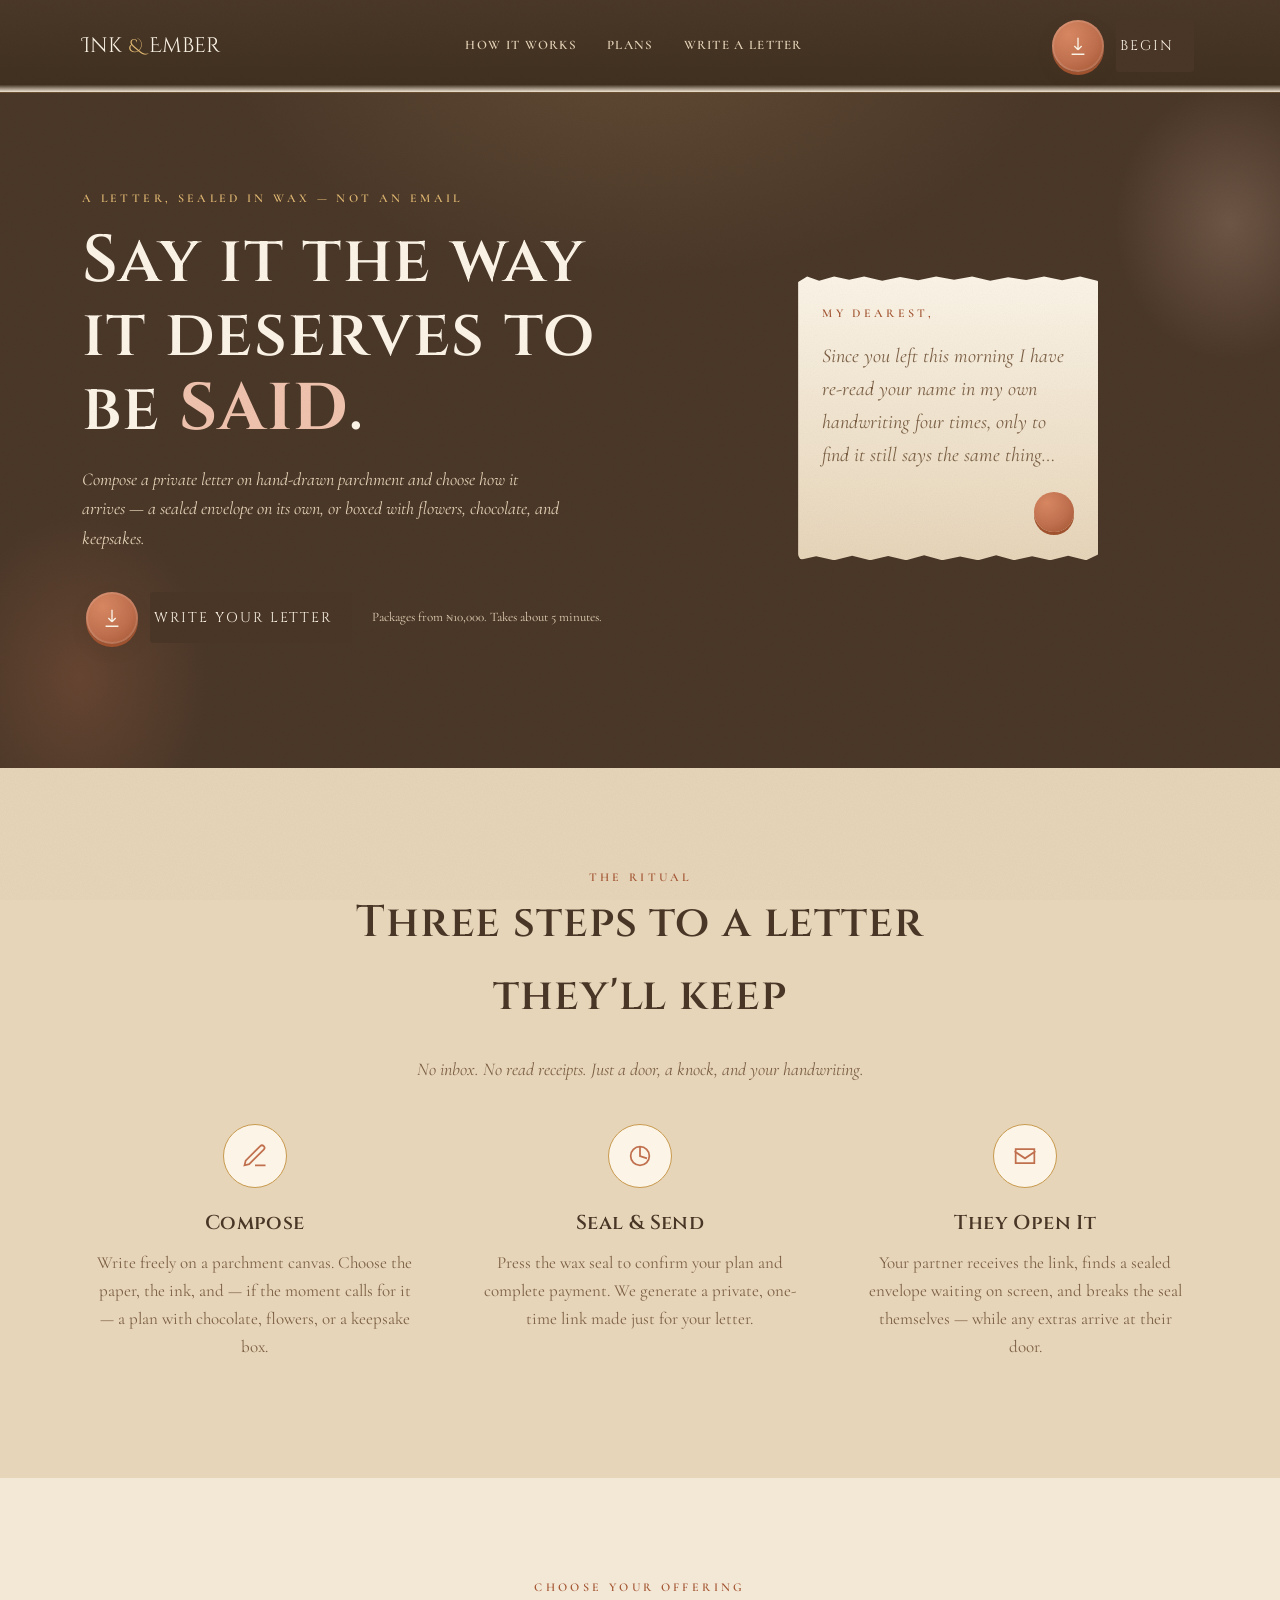
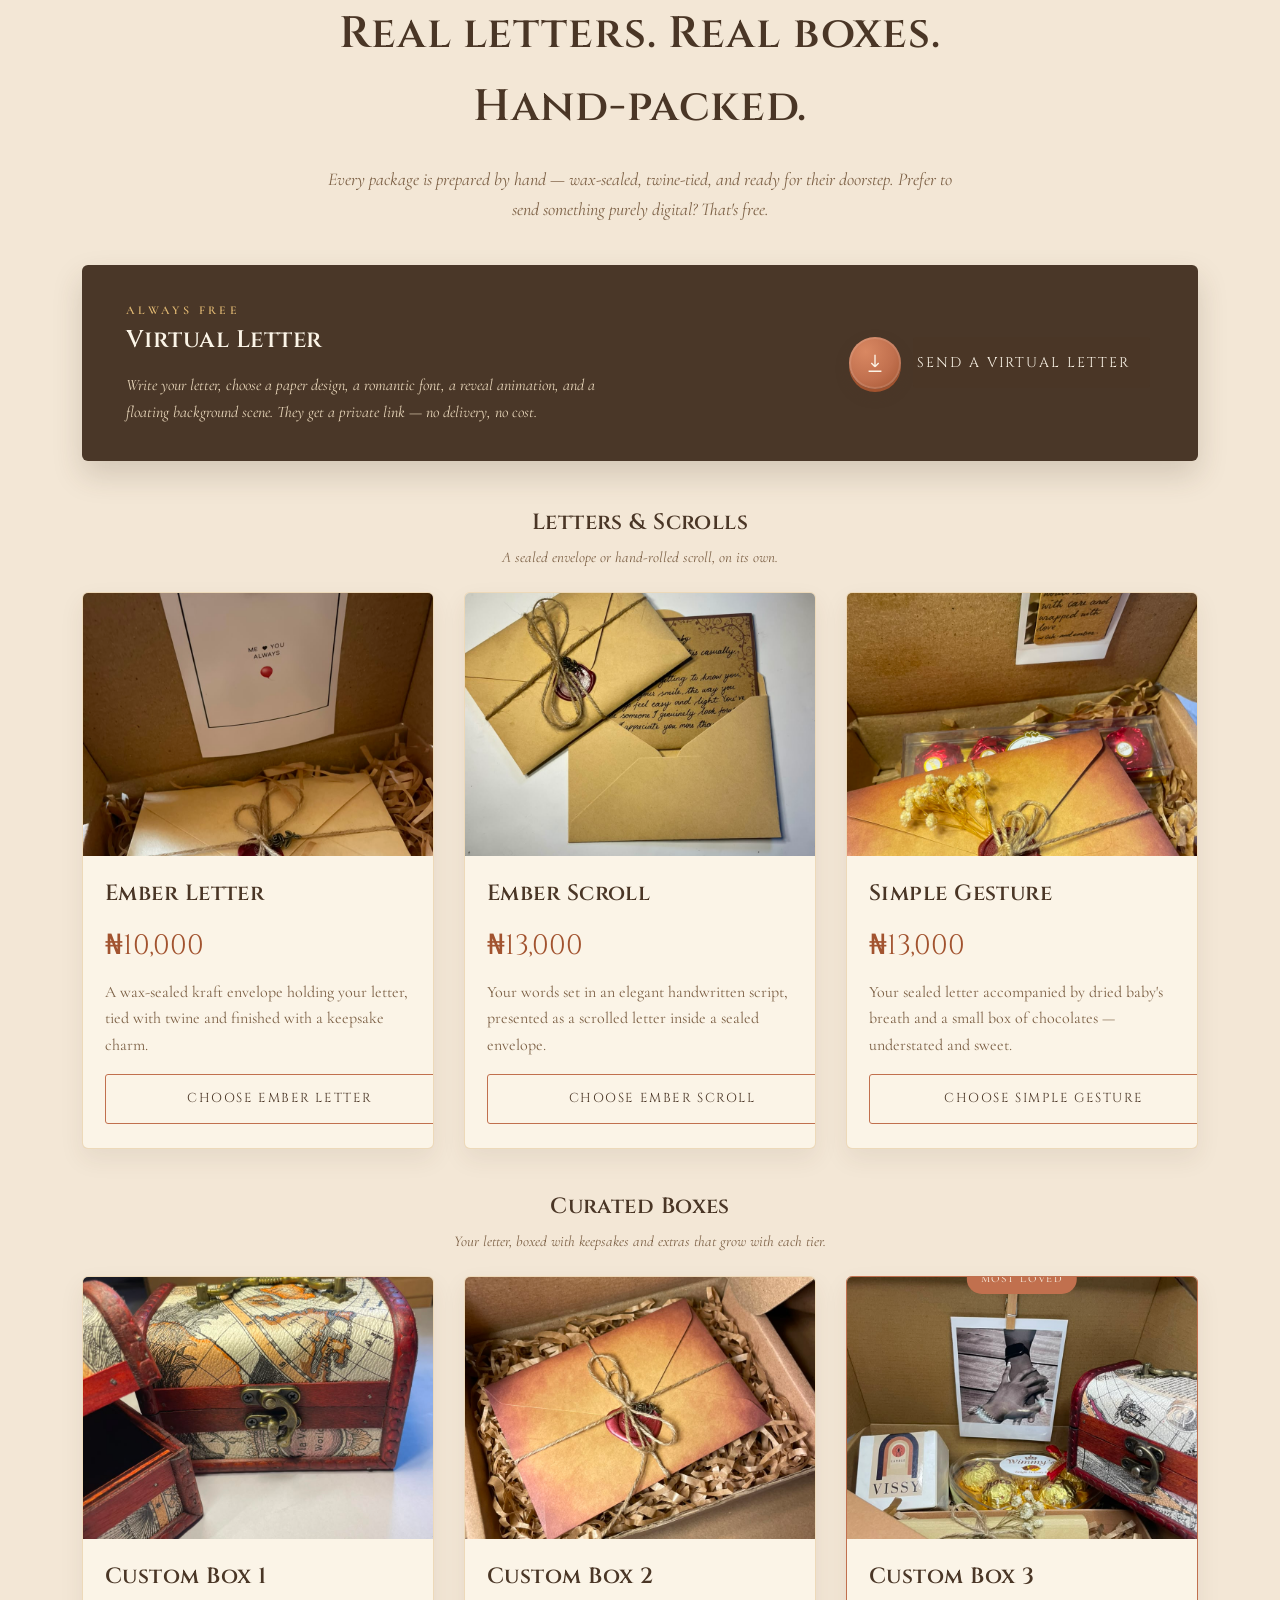
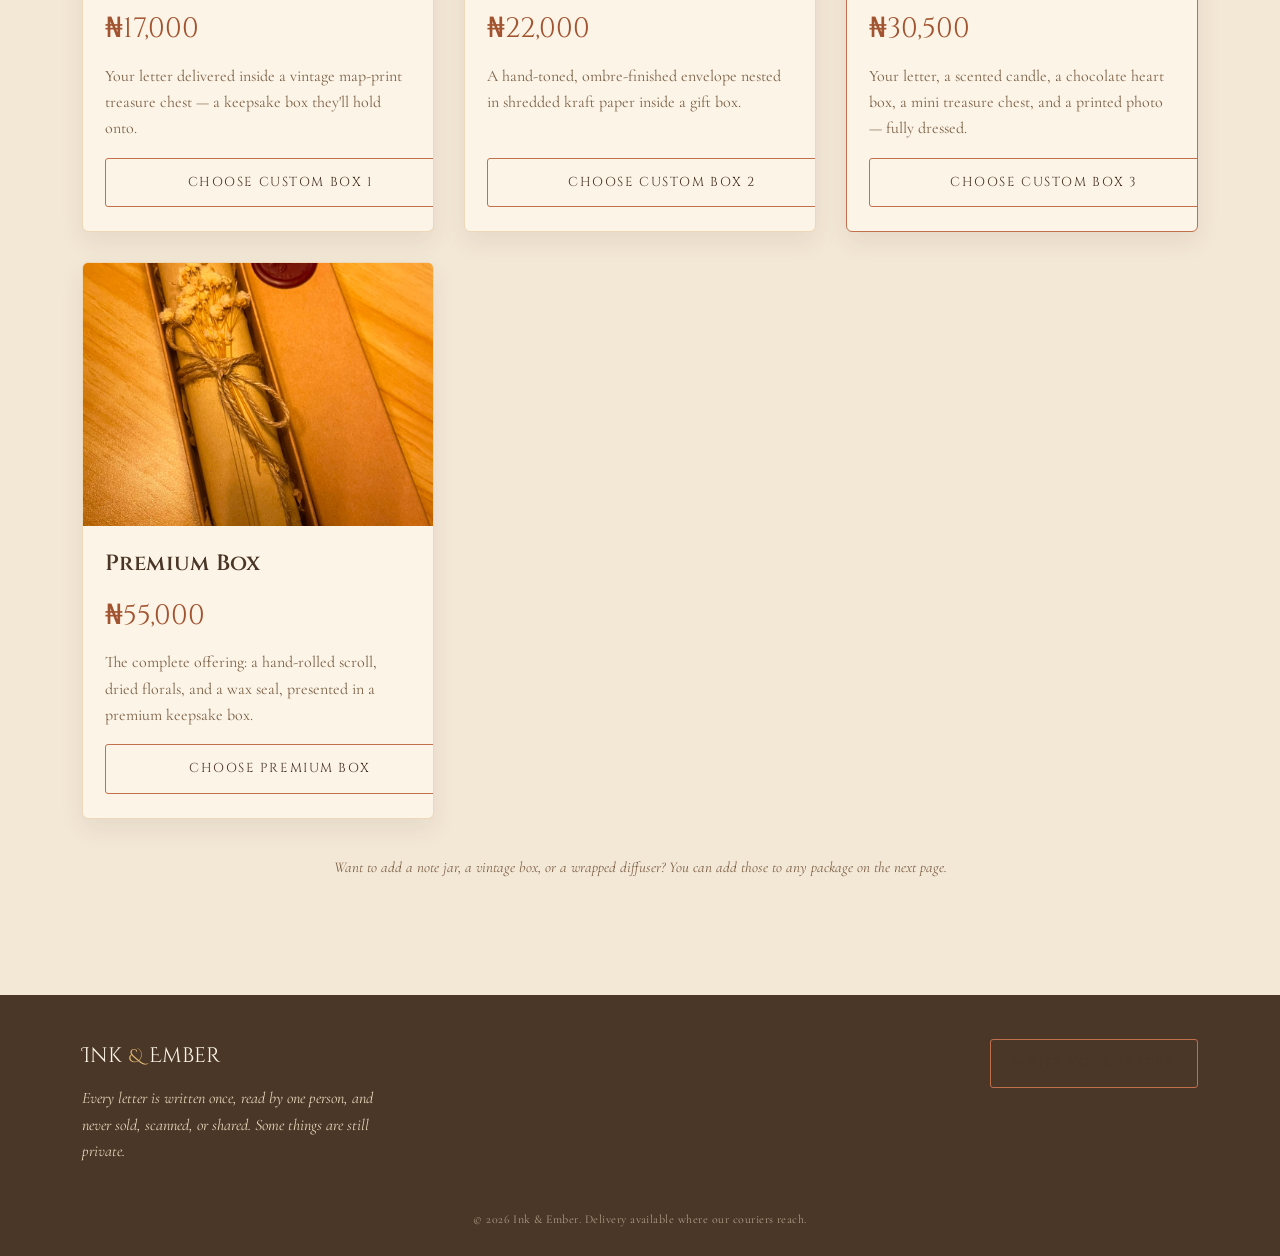
<file: index.html>
<!DOCTYPE html>
<html lang="en">
<head>
<meta charset="UTF-8">
<meta name="viewport" content="width=device-width, initial-scale=1.0">
<title>Ink & Ember — Letters, Sealed and Delivered</title>
<meta name="description" content="Write a letter your partner can hold with their eyes. Ink & Ember turns your words into a hand-sealed digital scroll, delivered to their doorstep — with chocolate, flowers, and more.">
<link rel="preconnect" href="https://fonts.googleapis.com">
<link rel="stylesheet" href="css/style.css">
</head>
<body>
<div class="grain-overlay" aria-hidden="true"></div>

<header class="site-header">
  <div class="container">
    <a href="index.html" class="wordmark">Ink <span class="amp">&amp;</span> Ember</a>
    <button class="nav-toggle" id="navToggle" aria-label="Open menu" aria-expanded="false">
      <svg viewBox="0 0 24 24" fill="none" stroke="currentColor" stroke-width="1.8"><path d="M4 7h16M4 12h16M4 17h16"/></svg>
    </button>
    <nav class="nav-links" id="navLinks">
      <a href="#how">How it Works</a>
      <a href="#plans">Plans</a>
      <a href="create.html">Write a Letter</a>
    </nav>
    <div class="nav-cta">
      <a href="create.html" class="seal-btn">
        <span class="seal-disc" aria-hidden="true">
          <svg viewBox="0 0 24 24" fill="none" stroke="currentColor" stroke-width="1.5"><path d="M12 3v13M12 16l-4-4M12 16l4-4M5 21h14"/></svg>
        </span>
        <span class="seal-label">Begin</span>
      </a>
    </div>
  </div>
</header>

<section class="hero">
  <div class="container hero-grid">
    <div>
      <div class="eyebrow hero-eyebrow">A letter, sealed in wax — not an email</div>
      <h1>Say it the way<br>it deserves to<br>be <em>said</em>.</h1>
      <p class="hero-sub">Compose a private letter on hand-drawn parchment and choose how it arrives — a sealed envelope on its own, or boxed with flowers, chocolate, and keepsakes.</p>
      <div class="hero-actions">
        <a href="create.html" class="seal-btn">
          <span class="seal-disc" aria-hidden="true">
            <svg viewBox="0 0 24 24" fill="none" stroke="currentColor" stroke-width="1.5"><path d="M12 3v13M12 16l-4-4M12 16l4-4M5 21h14"/></svg>
          </span>
          <span class="seal-label">Write your letter</span>
        </a>
        <span class="hero-note">Packages from ₦10,000. Takes about 5 minutes.</span>
      </div>
    </div>
    <div class="hero-scroll-wrap">
      <div class="scroll-visual parchment torn-edges">
        <div class="eyebrow">My dearest,</div>
        <p style="font-style:italic; font-size:20px; margin-top:16px; color:var(--ink-soft);">
          Since you left this morning I have re-read your name in my own handwriting four times, only to find it still says the same thing…
        </p>
        <div class="letter-seal-mark" aria-hidden="true"></div>
      </div>
    </div>
  </div>
</section>

<section class="how-it-works" id="how">
  <div class="container">
    <div class="section-head">
      <div class="eyebrow">The Ritual</div>
      <h2>Three steps to a letter they'll keep</h2>
      <p>No inbox. No read receipts. Just a door, a knock, and your handwriting.</p>
    </div>
    <div class="steps">
      <div class="step">
        <div class="step-mark"><svg viewBox="0 0 24 24" fill="none" stroke="currentColor" stroke-width="1.5"><path d="M12 20h9M16.5 3.5a2.1 2.1 0 0 1 3 3L7 19l-4 1 1-4Z"/></svg></div>
        <h3>Compose</h3>
        <p>Write freely on a parchment canvas. Choose the paper, the ink, and — if the moment calls for it — a plan with chocolate, flowers, or a keepsake box.</p>
      </div>
      <div class="step">
        <div class="step-mark"><svg viewBox="0 0 24 24" fill="none" stroke="currentColor" stroke-width="1.5"><circle cx="12" cy="12" r="8"/><path d="M12 4v8l6 2"/></svg></div>
        <h3>Seal &amp; Send</h3>
        <p>Press the wax seal to confirm your plan and complete payment. We generate a private, one-time link made just for your letter.</p>
      </div>
      <div class="step">
        <div class="step-mark"><svg viewBox="0 0 24 24" fill="none" stroke="currentColor" stroke-width="1.5"><path d="M3 8l9 6 9-6M4 6h16v12H4z"/></svg></div>
        <h3>They Open It</h3>
        <p>Your partner receives the link, finds a sealed envelope waiting on screen, and breaks the seal themselves — while any extras arrive at their door.</p>
      </div>
    </div>
  </div>
</section>

<section class="plans" id="plans">
  <div class="container">
    <div class="section-head">
      <div class="eyebrow">Choose Your Offering</div>
      <h2>Real letters. Real boxes. Hand-packed.</h2>
      <p>Every package is prepared by hand — wax-sealed, twine-tied, and ready for their doorstep. Prefer to send something purely digital? That's free.</p>
    </div>

    <div class="virtual-callout">
      <div class="virtual-callout-text">
        <div class="eyebrow">Always Free</div>
        <h3>Virtual Letter</h3>
        <p>Write your letter, choose a paper design, a romantic font, a reveal animation, and a floating background scene. They get a private link — no delivery, no cost.</p>
      </div>
      <a href="create.html?mode=virtual" class="seal-btn">
        <span class="seal-disc" aria-hidden="true">
          <svg viewBox="0 0 24 24" fill="none" stroke="currentColor" stroke-width="1.5"><path d="M12 3v13M12 16l-4-4M12 16l4-4M5 21h14"/></svg>
        </span>
        <span class="seal-label">Send a Virtual Letter</span>
      </a>
    </div>

    <div class="plan-subhead">
      <h3>Letters &amp; Scrolls</h3>
      <p>A sealed envelope or hand-rolled scroll, on its own.</p>
    </div>
    <div class="plan-grid plan-grid--photo">
      <div class="plan-card plan-card--photo">
        <div class="plan-photo"><img src="img/ember-letter.jpg" alt="Ember Letter — wax-sealed kraft envelope with a star-pinned note card" loading="lazy"></div>
        <h3>Ember Letter</h3>
        <div class="plan-price">₦10,000</div>
        <p class="plan-blurb">A wax-sealed kraft envelope holding your letter, tied with twine and finished with a keepsake charm.</p>
        <a href="create.html?plan=ember-letter" class="btn-ghost">Choose Ember Letter</a>
      </div>
      <div class="plan-card plan-card--photo">
        <div class="plan-photo"><img src="img/ember-scroll.jpg" alt="Ember Scroll — handwritten-style letter on scrolled kraft paper" loading="lazy"></div>
        <h3>Ember Scroll</h3>
        <div class="plan-price">₦13,000</div>
        <p class="plan-blurb">Your words set in an elegant handwritten script, presented as a scrolled letter inside a sealed envelope.</p>
        <a href="create.html?plan=ember-scroll" class="btn-ghost">Choose Ember Scroll</a>
      </div>
      <div class="plan-card plan-card--photo">
        <div class="plan-photo"><img src="img/simple-gesture.jpg" alt="Simple Gesture — sealed envelope with dried flowers and a small chocolate box" loading="lazy"></div>
        <h3>Simple Gesture</h3>
        <div class="plan-price">₦13,000</div>
        <p class="plan-blurb">Your sealed letter accompanied by dried baby's breath and a small box of chocolates — understated and sweet.</p>
        <a href="create.html?plan=simple-gesture" class="btn-ghost">Choose Simple Gesture</a>
      </div>
    </div>

    <div class="plan-subhead">
      <h3>Curated Boxes</h3>
      <p>Your letter, boxed with keepsakes and extras that grow with each tier.</p>
    </div>
    <div class="plan-grid plan-grid--photo">
      <div class="plan-card plan-card--photo">
        <div class="plan-photo"><img src="img/custom-box-1.jpg" alt="Custom Box 1 — vintage map-print treasure chest keepsake box" loading="lazy"></div>
        <h3>Custom Box 1</h3>
        <div class="plan-price">₦17,000</div>
        <p class="plan-blurb">Your letter delivered inside a vintage map-print treasure chest — a keepsake box they'll hold onto.</p>
        <a href="create.html?plan=custom-box-1" class="btn-ghost">Choose Custom Box 1</a>
      </div>
      <div class="plan-card plan-card--photo">
        <div class="plan-photo"><img src="img/custom-box-2.jpg" alt="Custom Box 2 — ombre kraft envelope nested in a gift box" loading="lazy"></div>
        <h3>Custom Box 2</h3>
        <div class="plan-price">₦22,000</div>
        <p class="plan-blurb">A hand-toned, ombre-finished envelope nested in shredded kraft paper inside a gift box.</p>
        <a href="create.html?plan=custom-box-2" class="btn-ghost">Choose Custom Box 2</a>
      </div>
      <div class="plan-card plan-card--photo featured">
        <div class="plan-photo"><img src="img/custom-box-3.jpg" alt="Custom Box 3 — gift box with candle, chocolates, treasure chest and a photo of held hands" loading="lazy"></div>
        <h3>Custom Box 3</h3>
        <div class="plan-price">₦30,500</div>
        <p class="plan-blurb">Your letter, a scented candle, a chocolate heart box, a mini treasure chest, and a printed photo — fully dressed.</p>
        <a href="create.html?plan=custom-box-3" class="btn-ghost">Choose Custom Box 3</a>
      </div>
      <div class="plan-card plan-card--photo">
        <div class="plan-photo"><img src="img/premium-box.jpg" alt="Premium Box — long kraft box with a hand-rolled scroll, dried flowers and a wax seal" loading="lazy"></div>
        <h3>Premium Box</h3>
        <div class="plan-price">₦55,000</div>
        <p class="plan-blurb">The complete offering: a hand-rolled scroll, dried florals, and a wax seal, presented in a premium keepsake box.</p>
        <a href="create.html?plan=premium-box" class="btn-ghost">Choose Premium Box</a>
      </div>
    </div>

    <p class="plan-footnote">Want to add a note jar, a vintage box, or a wrapped diffuser? You can add those to any package on the next page.</p>
  </div>
</section>

<footer class="site-footer">
  <div class="container footer-grid">
    <div>
      <div class="wordmark">Ink <span class="amp">&amp;</span> Ember</div>
      <p class="footer-note">Every letter is written once, read by one person, and never sold, scanned, or shared. Some things are still private.</p>
    </div>
    <div>
      <a href="create.html" class="btn-ghost">Write your letter</a>
    </div>
  </div>
  <div class="footer-bottom container">&copy; <span id="year"></span> Ink &amp; Ember. Delivery available where our couriers reach.</div>
</footer>

<script>
  document.getElementById('year').textContent = new Date().getFullYear();
  const navToggle = document.getElementById('navToggle');
  const navLinks = document.getElementById('navLinks');
  navToggle.addEventListener('click', () => {
    const open = navLinks.classList.toggle('open');
    navToggle.setAttribute('aria-expanded', String(open));
  });
  navLinks.querySelectorAll('a').forEach(a => a.addEventListener('click', () => {
    navLinks.classList.remove('open');
    navToggle.setAttribute('aria-expanded', 'false');
  }));
</script>
</body>
</html>
</file>
<file: css/style.css>
/* =========================================================================
   INK & EMBER — Design System (mobile-first)
   Palette softened toward warm blush-papyrus and muted coral terracotta —
   a love letter, not a legal scroll. Built mobile-first: base rules target
   a phone screen; larger layouts are added at min-width breakpoints.
   ========================================================================= */

@import url('https://fonts.googleapis.com/css2?family=Cinzel:wght@500;600;700;800&family=Cinzel+Decorative:wght@700&family=Cormorant+Garamond:ital,wght@0,400;0,500;0,600;0,700;1,400;1,500;1,600&family=Cormorant:wght@500;600&family=Dancing+Script:wght@500;700&family=Great+Vibes&family=Parisienne&family=Playfair+Display:ital,wght@0,600;1,500;1,600&family=Sacramento&display=swap');

:root {
  /* --- Color tokens: soft, warm, romantic --- */
  --papyrus:        #F3E7D6;   /* base parchment ground, light + warm */
  --papyrus-deep:    #E7D5B9;   /* recessed parchment panel */
  --papyrus-light:   #FBF4E7;   /* raised / highlight paper */
  --ink:             #4A3626;   /* warm umber ink — soft, not black   */
  --ink-soft:        #7C6045;   /* secondary ink / captions            */
  --terracotta:      #C1704E;   /* muted coral-terracotta accent       */
  --terracotta-deep: #A2532F;   /* pressed seal, deeper accent         */
  --blush:           #EFC3AE;   /* soft rose-blush glow                */
  --olive:           #949862;   /* soft sage secondary                 */
  --olive-deep:      #6C7048;
  --gold:            #C99A4E;   /* gold leaf trim                      */
  --gold-bright:     #E4BB74;
  --dusk:            #4A3728;   /* warm dark brown ground (was near-black) */
  --dusk-deep:       #362718;

  --font-display: 'Cinzel', serif;
  --font-decorative: 'Cinzel Decorative', serif;
  --font-body: 'Cormorant Garamond', serif;
  --font-label: 'Cormorant', serif;

  --radius-torn: 6px;
  --ease-scroll: cubic-bezier(.65,0,.35,1);
}

/* =========================================================================
   RESET
   ========================================================================= */
*, *::before, *::after { box-sizing: border-box; }
html { scroll-behavior: smooth; -webkit-text-size-adjust: 100%; }
body {
  margin: 0;
  background: var(--papyrus);
  color: var(--ink);
  font-family: var(--font-body);
  font-size: 17px;
  line-height: 1.65;
  -webkit-font-smoothing: antialiased;
  overflow-x: hidden;
}
h1, h2, h3, h4 { font-family: var(--font-display); margin: 0 0 .5em; letter-spacing: .02em; color: var(--ink); font-weight: 600; }
p { margin: 0 0 1em; }
a { color: inherit; text-decoration: none; }
img { max-width: 100%; display: block; }
button { font-family: inherit; cursor: pointer; }
ul { list-style: none; margin: 0; padding: 0; }

/* Touch targets */
.seal-btn, .btn-ghost, .swatch, .extra-option { touch-action: manipulation; }

@media (prefers-reduced-motion: reduce) {
  *, *::before, *::after { animation-duration: .001ms !important; animation-iteration-count: 1 !important; transition-duration: .001ms !important; scroll-behavior: auto !important; }
}

/* =========================================================================
   GRAIN / SOFT ROMANTIC GLOW
   ========================================================================= */
.grain-overlay {
  pointer-events: none;
  position: fixed;
  inset: 0;
  z-index: 999;
  opacity: .08;
  mix-blend-mode: multiply;
  background-image: url("data:image/svg+xml;utf8,<svg xmlns='http://www.w3.org/2000/svg' width='140' height='140'><filter id='n'><feTurbulence type='fractalNoise' baseFrequency='0.9' numOctaves='2' stitchTiles='stitch'/><feColorMatrix type='saturate' values='0'/></filter><rect width='100%25' height='100%25' filter='url(%23n)'/></svg>");
}

/* =========================================================================
   UTILITY
   ========================================================================= */
.container { max-width: 1180px; margin: 0 auto; padding: 0 20px; }
.eyebrow {
  font-family: var(--font-label);
  font-weight: 600;
  text-transform: uppercase;
  letter-spacing: .28em;
  font-size: 12px;
  color: var(--terracotta-deep);
}
.divider-laurel {
  display: flex; align-items: center; justify-content: center; gap: 14px;
  margin: 18px 0; color: var(--gold); opacity: .85;
}
.divider-laurel::before, .divider-laurel::after {
  content: ''; flex: 1; max-width: 90px; height: 1px;
  background: linear-gradient(90deg, transparent, var(--gold), transparent);
}

/* =========================================================================
   WAX SEAL BUTTON — signature interactive element
   ========================================================================= */
.seal-btn {
  position: relative;
  display: inline-flex;
  align-items: center;
  gap: 12px;
  border: none;
  background: none;
  padding: 4px;
  font-family: var(--font-display);
  font-size: 14px;
  letter-spacing: .14em;
  text-transform: uppercase;
  color: var(--papyrus-light);
  width: 100%;
  max-width: 340px;
}
.seal-btn .seal-disc {
  flex-shrink: 0;
  width: 52px; height: 52px; border-radius: 50%;
  background: radial-gradient(circle at 32% 28%, #D98862, var(--terracotta) 55%, var(--terracotta-deep) 100%);
  box-shadow: 0 3px 0 var(--terracotta-deep), 0 6px 14px rgba(74,54,38,.28), inset 0 0 0 2px rgba(255,255,255,.12);
  display: flex; align-items: center; justify-content: center;
  transition: transform .35s var(--ease-scroll), box-shadow .35s;
}
.seal-btn .seal-disc svg { width: 22px; height: 22px; }
.seal-btn .seal-label {
  background: var(--ink);
  padding: 14px 20px 14px 4px;
  border-radius: 3px;
  flex: 1;
  text-align: center;
}
.seal-btn:hover .seal-disc { transform: rotate(-8deg) scale(1.05); }
.seal-btn:active .seal-disc {
  transform: scale(.92) rotate(2deg);
  box-shadow: 0 1px 0 var(--terracotta-deep), 0 2px 6px rgba(74,54,38,.28), inset 0 0 0 2px rgba(255,255,255,.12);
}

.btn-ghost {
  display: inline-block;
  font-family: var(--font-display);
  font-size: 13px; letter-spacing: .12em; text-transform: uppercase;
  color: var(--ink); border: 1.5px solid var(--terracotta); background: transparent;
  padding: 13px 22px; border-radius: 3px; text-align: center;
  transition: background .25s, color .25s;
}
.btn-ghost:hover { background: var(--terracotta); color: var(--papyrus-light); }

/* =========================================================================
   HEADER / NAV — mobile-first with hamburger toggle
   ========================================================================= */
.site-header {
  position: sticky; top: 0; z-index: 100;
  background: linear-gradient(180deg, var(--dusk), #40301F 92%, transparent);
  padding: 16px 0;
  border-bottom: 1px solid rgba(201,154,78,.25);
}
.site-header .container { display: flex; align-items: center; justify-content: space-between; gap: 12px; position: relative; }
.wordmark {
  font-family: var(--font-decorative);
  font-size: 21px;
  color: var(--papyrus-light);
  display: flex; align-items: baseline; gap: 6px;
  white-space: nowrap;
}
.wordmark .amp { color: var(--gold-bright); font-size: 18px; }

.nav-toggle {
  display: flex; align-items: center; justify-content: center;
  width: 42px; height: 42px; border: 1px solid rgba(228,187,116,.4);
  background: none; border-radius: 3px; color: var(--papyrus-light);
}
.nav-toggle svg { width: 20px; height: 20px; }

.nav-links {
  display: none;
  position: absolute; top: calc(100% + 16px); left: 0; right: 0;
  background: var(--dusk); border: 1px solid rgba(201,154,78,.25); border-radius: 4px;
  flex-direction: column; padding: 8px 20px 12px; gap: 4px;
}
.nav-links.open { display: flex; }
.nav-links a {
  font-family: var(--font-label); font-weight: 600;
  letter-spacing: .1em; text-transform: uppercase; font-size: 13px;
  color: var(--papyrus-deep);
  padding: 12px 0; border-bottom: 1px solid rgba(228,187,116,.12);
}
.nav-links a:last-child { border-bottom: none; }
.nav-links a:hover { color: var(--papyrus-light); }
.nav-cta { display: none; }

/* =========================================================================
   HERO — mobile-first single column, softened dusk background
   ========================================================================= */
.hero {
  position: relative;
  padding: 56px 0 64px;
  background:
    radial-gradient(ellipse 700px 420px at 50% -10%, rgba(228,187,116,.16), transparent 60%),
    var(--dusk);
  color: var(--papyrus-light);
  overflow: hidden;
  isolation: isolate;
}
.hero::before {
  content: '';
  position: absolute; left: -100px; bottom: -140px; width: 360px; height: 460px;
  background: radial-gradient(closest-side, rgba(193,112,78,.24), transparent 72%);
  z-index: -1;
}
.hero::after {
  content: '';
  position: absolute; right: -110px; top: -60px; width: 320px; height: 380px;
  background: radial-gradient(closest-side, rgba(239,195,174,.22), transparent 72%);
  z-index: -1;
}
.hero-grid { display: flex; flex-direction: column; gap: 44px; align-items: center; text-align: center; }
.hero-eyebrow { color: var(--gold-bright); }
.hero h1 {
  font-size: clamp(32px, 8vw, 66px);
  color: var(--papyrus-light);
  line-height: 1.12;
  margin: 16px 0 18px;
}
.hero h1 em {
  font-style: normal; color: var(--blush);
  font-family: var(--font-decorative);
}
.hero-sub {
  font-size: 18px; font-style: italic; color: var(--papyrus-deep);
  max-width: 480px; margin: 0 auto 28px;
}
.hero-actions { display: flex; flex-direction: column; align-items: center; gap: 16px; width: 100%; }
.hero-note { font-family: var(--font-label); font-size: 13px; color: var(--papyrus-deep); }

.hero-scroll-wrap { position: relative; display: flex; justify-content: center; width: 100%; }
.scroll-visual {
  width: 100%; max-width: 300px;
  animation: float-scroll 6s ease-in-out infinite;
  filter: drop-shadow(0 20px 30px rgba(0,0,0,.28));
}
@keyframes float-scroll {
  0%, 100% { transform: translateY(0) rotate(-2deg); }
  50% { transform: translateY(-14px) rotate(1.5deg); }
}

/* =========================================================================
   SCROLL / PARCHMENT CARD
   ========================================================================= */
.parchment {
  position: relative;
  background: linear-gradient(180deg, var(--papyrus-light), var(--papyrus-deep));
  border-radius: var(--radius-torn);
  box-shadow: 0 0 0 1px rgba(74,54,38,.1), 0 16px 34px rgba(74,54,38,.22);
  padding: 28px 24px;
}
.parchment.torn-edges {
  clip-path: polygon(
    0% 2%, 3% 0%, 7% 1.5%, 12% 0%, 17% 1.2%, 22% 0%, 28% 1.5%, 34% .2%, 40% 1.4%,
    46% 0%, 52% 1.2%, 58% 0%, 64% 1.5%, 70% .3%, 76% 1.3%, 82% 0%, 88% 1.4%, 94% 0%, 100% 1.6%,
    100% 98%, 96% 100%, 90% 98.4%, 84% 100%, 78% 98.6%, 72% 100%, 66% 98.3%, 60% 100%,
    54% 98.7%, 48% 100%, 42% 98.3%, 36% 100%, 30% 98.5%, 24% 100%, 18% 98.4%, 12% 100%, 6% 98.6%, 0% 100%
  );
}

/* =========================================================================
   SECTIONS
   ========================================================================= */
section { padding: 60px 0; position: relative; }
.section-head { max-width: 640px; margin: 0 auto 40px; text-align: center; }
.section-head h2 { font-size: clamp(26px, 6vw, 44px); }
.section-head p { font-size: 18px; color: var(--ink-soft); font-style: italic; }

.how-it-works { background: var(--papyrus-deep); }
.steps { display: grid; grid-template-columns: 1fr; gap: 32px; }
.step { text-align: center; padding: 0 10px; }
.step .step-mark {
  width: 64px; height: 64px; margin: 0 auto 18px;
  border: 1.5px solid var(--gold); border-radius: 50%;
  display: flex; align-items: center; justify-content: center;
  color: var(--terracotta); background: var(--papyrus-light);
}
.step .step-mark svg { width: 28px; height: 28px; }
.step h3 { font-size: 20px; }
.step p { color: var(--ink-soft); font-size: 17px; }

.plans { background: var(--papyrus); }
.virtual-callout {
  display: flex; flex-direction: column; gap: 20px; align-items: center; text-align: center;
  background: var(--dusk); color: var(--papyrus-light);
  border-radius: var(--radius-torn); padding: 30px 26px; margin-bottom: 44px;
  box-shadow: 0 14px 30px rgba(74,54,38,.18);
}
.virtual-callout-text .eyebrow { color: var(--gold-bright); }
.virtual-callout-text h3 { font-size: 24px; color: var(--papyrus-light); }
.virtual-callout-text p { font-style: italic; color: var(--papyrus-deep); font-size: 16px; max-width: 480px; margin: 0 auto; }
.virtual-callout .seal-btn { max-width: 320px; }
.plan-subhead { text-align: center; margin: 40px 0 22px; }
.plan-subhead:first-of-type { margin-top: 0; }
.plan-subhead h3 { font-size: 22px; margin-bottom: 4px; }
.plan-subhead p { font-family: var(--font-label); font-style: italic; color: var(--ink-soft); font-size: 15px; margin: 0; }
.plan-footnote {
  text-align: center; font-family: var(--font-label); font-style: italic;
  color: var(--ink-soft); font-size: 15px; margin-top: 36px;
}
.plan-grid { display: grid; grid-template-columns: 1fr; gap: 24px; align-items: stretch; }
.plan-card {
  background: var(--papyrus-light);
  border: 1px solid rgba(201,154,78,.3);
  border-radius: var(--radius-torn);
  padding: 30px 26px;
  display: flex; flex-direction: column;
  box-shadow: 0 10px 24px rgba(74,54,38,.08);
  transition: transform .3s, box-shadow .3s;
}
.plan-card:hover { transform: translateY(-6px); box-shadow: 0 18px 34px rgba(74,54,38,.14); }
.plan-card.featured { border-color: var(--terracotta); position: relative; }
.plan-card.featured::before {
  content: 'Most Loved'; position: absolute; top: -13px; left: 50%; transform: translateX(-50%);
  background: var(--terracotta); color: var(--papyrus-light); font-family: var(--font-label);
  font-size: 11px; letter-spacing: .14em; text-transform: uppercase; padding: 6px 14px; border-radius: 20px;
  white-space: nowrap;
}
.plan-card h3 { font-size: 22px; }
.plan-price { font-family: var(--font-display); font-size: 28px; color: var(--terracotta-deep); margin-bottom: 10px; }
.plan-price span { font-family: var(--font-label); font-size: 14px; color: var(--ink-soft); }
.plan-card ul { margin: 14px 0 26px; flex: 1; }
.plan-card li { padding: 7px 0; border-top: 1px dashed rgba(74,54,38,.15); font-size: 16px; }
.plan-card li:first-child { border-top: none; }
.plan-card .btn-ghost { width: 100%; }

/* Photo-fronted plan cards (real product photography) */
.plan-card--photo { padding: 0; overflow: hidden; }
.plan-photo { width: 100%; aspect-ratio: 4 / 3; overflow: hidden; background: var(--papyrus-deep); }
.plan-photo img { width: 100%; height: 100%; object-fit: cover; display: block; transition: transform .5s; }
.plan-card--photo:hover .plan-photo img { transform: scale(1.05); }
.plan-card--photo h3, .plan-card--photo .plan-price, .plan-card--photo .plan-blurb, .plan-card--photo .btn-ghost {
  margin-left: 22px; margin-right: 22px;
}
.plan-card--photo h3 { margin-top: 20px; }
.plan-card--photo .plan-blurb { font-size: 16px; color: var(--ink-soft); flex: 1; }
.plan-card--photo .btn-ghost { margin-bottom: 24px; }

/* =========================================================================
   FOOTER
   ========================================================================= */
.site-footer { background: var(--dusk); color: var(--papyrus-deep); padding: 44px 0 26px; }
.site-footer .wordmark { margin-bottom: 12px; }
.footer-grid { display: flex; flex-direction: column; gap: 26px; }
.footer-note { font-style: italic; max-width: 320px; font-size: 16px; }
.footer-bottom { margin-top: 30px; font-size: 12px; letter-spacing: .04em; opacity: .65; text-align: center; }

/* =========================================================================
   CREATE / COMPOSER PAGE — mobile-first stacked layout
   ========================================================================= */
.composer {
  padding: 32px 0 70px;
  background: var(--papyrus);
  min-height: 100vh;
}
.composer-grid { display: flex; flex-direction: column; gap: 28px; }
.composer-panel {
  background: var(--papyrus-light);
  border: 1px solid rgba(201,154,78,.28);
  border-radius: var(--radius-torn);
  padding: 22px;
  box-shadow: 0 10px 24px rgba(74,54,38,.08);
}
.composer-panel h2 { font-size: 23px; }
.field { margin-bottom: 18px; }
.field label {
  display: block; font-family: var(--font-label); font-weight: 600;
  letter-spacing: .08em; text-transform: uppercase; font-size: 12px;
  color: var(--ink-soft); margin-bottom: 7px;
}
.field input[type="text"],
.field textarea,
.field select {
  width: 100%; font-family: var(--font-body); font-size: 17px;
  background: var(--papyrus); border: 1px solid rgba(74,54,38,.2);
  border-radius: 3px; padding: 12px 14px; color: var(--ink);
  resize: vertical;
}
.field textarea { min-height: 180px; line-height: 1.7; font-style: italic; }
.field input:focus, .field textarea:focus, .field select:focus {
  outline: 2px solid var(--terracotta); outline-offset: 1px;
}
.field-hint { font-size: 12px; color: var(--ink-soft); margin-top: 6px; }

.swatches { display: flex; gap: 10px; flex-wrap: wrap; }
.swatch {
  width: 48px; height: 62px; border-radius: 3px; cursor: pointer;
  border: 2px solid transparent; position: relative;
  box-shadow: inset 0 0 0 1px rgba(74,54,38,.18);
}
.swatch.active { border-color: var(--terracotta); }
.swatch.active::after {
  content: '✓'; position: absolute; inset: 0; display: flex; align-items: center; justify-content: center;
  color: var(--terracotta-deep); font-size: 14px; font-family: var(--font-display); text-shadow: 0 1px 2px rgba(255,255,255,.6);
}
.swatch[data-paper="papyrus"] { background: linear-gradient(180deg,#FBF4E7,#E7D5B9); }
.swatch[data-paper="rose"] { background: linear-gradient(180deg,#FBEAE2,#EFC3AE); }
.swatch[data-paper="olive"] { background: linear-gradient(180deg,#F3F1DD,#D8D9B2); }
.swatch[data-paper="midnight"] { background: linear-gradient(180deg,#5B4432,#40301F); }
.swatch[data-paper="ivory"] { background: linear-gradient(180deg,#FFFDF8,#EDE6D3); box-shadow: inset 0 0 0 1px rgba(74,54,38,.18), inset 0 0 0 3px #FFFDF8; }
.swatch[data-paper="gold"] {
  background:
    radial-gradient(circle at 30% 30%, rgba(255,255,255,.55) 0, transparent 3px),
    radial-gradient(circle at 65% 60%, rgba(255,255,255,.5) 0, transparent 3px),
    radial-gradient(circle at 40% 80%, rgba(255,255,255,.5) 0, transparent 3px),
    linear-gradient(180deg,#F5E7C8,#D9BE85);
  background-size: 18px 18px, 22px 22px, 16px 16px, 100% 100%;
}
.swatch-label { display: block; text-align: center; font-family: var(--font-label); font-size: 10px; color: var(--ink-soft); margin-top: 4px; letter-spacing: .04em; }

/* Mode switch — Virtual Letter (free) vs Physical Package (paid) */
.mode-switch {
  display: flex; gap: 8px; background: var(--papyrus);
  border: 1px solid rgba(201,154,78,.3); border-radius: 4px; padding: 5px;
  margin-bottom: 26px;
}
.mode-tab {
  flex: 1; border: none; background: none; padding: 12px 8px;
  font-family: var(--font-label); font-weight: 600; letter-spacing: .04em;
  font-size: 13px; color: var(--ink-soft); border-radius: 3px;
  transition: background .25s, color .25s;
  text-align: center; line-height: 1.3;
}
.mode-tab.active { background: var(--terracotta); color: var(--papyrus-light); box-shadow: 0 4px 10px rgba(162,83,47,.3); }
.mode-tab small { display: block; font-weight: 400; opacity: .85; font-size: 11px; margin-top: 1px; }

.virtual-note {
  display: flex; align-items: center; gap: 10px;
  background: rgba(148,152,98,.15); border: 1px solid rgba(148,152,98,.35);
  color: var(--olive-deep); border-radius: 3px; padding: 12px 14px;
  font-family: var(--font-label); font-size: 14px; margin-bottom: 20px;
}
.virtual-note svg { width: 20px; height: 20px; flex-shrink: 0; }

.select-preview-hint { font-size: 12px; color: var(--ink-soft); font-family: var(--font-label); margin-top: 6px; }

.extras-list { display: flex; flex-direction: column; gap: 10px; }
.extra-option {
  display: flex; align-items: center; gap: 12px;
  border: 1px solid rgba(74,54,38,.18); border-radius: 3px; padding: 12px 14px;
  cursor: pointer; background: var(--papyrus);
}
.extra-option input { accent-color: var(--terracotta); width: 20px; height: 20px; flex-shrink: 0; }
.extra-option .extra-name { font-weight: 600; flex: 1; font-size: 16px; }
.extra-option .extra-price { color: var(--terracotta-deep); font-family: var(--font-label); font-size: 14px; }

.free-banner {
  display: flex; align-items: center; gap: 10px;
  background: rgba(148,152,98,.15); border: 1px solid rgba(148,152,98,.35);
  color: var(--olive-deep); border-radius: 3px; padding: 12px 14px;
  font-family: var(--font-label); font-size: 14px; margin-bottom: 18px;
}
.free-banner svg { width: 20px; height: 20px; flex-shrink: 0; }

.plan-thumb-wrap { margin: -6px 0 20px; border-radius: 4px; overflow: hidden; aspect-ratio: 4/3; background: var(--papyrus); }
.plan-thumb { width: 100%; height: 100%; object-fit: cover; display: block; transition: opacity .3s; }

.extra-option--photo { align-items: flex-start; gap: 12px; }
.extra-thumb { width: 56px; height: 56px; border-radius: 3px; object-fit: cover; flex-shrink: 0; }
.extra-option--photo input { margin-top: 2px; }
.extra-text { display: flex; flex-direction: column; gap: 2px; flex: 1; }
.extra-option--photo .extra-name { font-size: 16px; }
.extra-desc { font-family: var(--font-body); font-size: 14px; font-style: italic; color: var(--ink-soft); line-height: 1.4; }
.extra-option--photo .extra-price { align-self: flex-start; }

.order-total {
  display: flex; justify-content: space-between; align-items: baseline;
  border-top: 1px dashed rgba(74,54,38,.25); padding-top: 14px; margin: 16px 0 20px;
  font-family: var(--font-display); font-size: 20px;
}
.order-total span:last-child { color: var(--terracotta-deep); }
.order-total.is-free span:last-child { color: var(--olive-deep); }

/* Preview panel — hidden until user asks to see it (revealed "on command") */
.preview-toggle-row { display: flex; justify-content: center; margin-bottom: 16px; }
.preview-wrap { display: none; justify-content: center; }
.preview-wrap.visible { display: flex; animation: preview-in .5s var(--ease-scroll); }
@keyframes preview-in { from { opacity: 0; transform: translateY(14px); } to { opacity: 1; transform: translateY(0); } }
.preview-placeholder {
  text-align: center; font-family: var(--font-label); color: var(--ink-soft);
  font-size: 14px; letter-spacing: .04em; padding: 30px 10px;
}

.letter-preview {
  width: 100%; max-width: 520px;
  padding: 40px 28px;
  font-family: var(--font-body);
  min-height: 420px;
  transition: background .4s;
}
.letter-preview[data-paper="rose"] { background: linear-gradient(180deg,#FBEAE2,#F1D3C2); }
.letter-preview[data-paper="olive"] { background: linear-gradient(180deg,#F3F1DD,#DEDFB9); }
.letter-preview[data-paper="midnight"] { background: linear-gradient(180deg,#5B4432,#443220); color: #F3E7D6; }
.letter-preview[data-paper="ivory"] { background: linear-gradient(180deg,#FFFDF8,#EDE6D3); border: 6px double rgba(74,54,38,.18); }
.letter-preview[data-paper="gold"] {
  background:
    radial-gradient(circle at 20% 30%, rgba(255,255,255,.4) 0, transparent 3px),
    radial-gradient(circle at 70% 62%, rgba(255,255,255,.35) 0, transparent 3px),
    radial-gradient(circle at 42% 82%, rgba(255,255,255,.35) 0, transparent 3px),
    radial-gradient(circle at 85% 22%, rgba(255,255,255,.35) 0, transparent 3px),
    linear-gradient(180deg,#FBF0D9,#E9CE96);
  background-size: 40px 40px, 60px 60px, 50px 50px, 45px 45px, 100% 100%;
}
.letter-greeting { font-family: var(--font-display); font-size: 20px; color: var(--terracotta-deep); margin-bottom: 18px; }
.letter-preview[data-paper="midnight"] .letter-greeting { color: var(--gold-bright); }
.letter-body { font-size: 19px; font-style: italic; line-height: 1.85; white-space: pre-wrap; min-height: 160px; }
.letter-sign { margin-top: 28px; text-align: right; font-family: var(--font-display); font-size: 17px; }
.letter-seal-mark { width: 40px; height: 40px; margin-top: 16px; margin-left: auto;
  border-radius: 50%; background: radial-gradient(circle at 32% 28%, #D98862, var(--terracotta) 55%, var(--terracotta-deep) 100%);
  box-shadow: 0 3px 0 var(--terracotta-deep); }

/* Romantic font system — sender-selectable, applied via [data-font] on the
   element that wraps the greeting/body/sign (letter-preview or reveal-letter-scroll) */
[data-font] { --font-letter: var(--font-body); }
[data-font="cormorant"] { --font-letter: 'Cormorant Garamond', serif; }
[data-font="dancing"]   { --font-letter: 'Dancing Script', cursive; }
[data-font="vibes"]     { --font-letter: 'Great Vibes', cursive; }
[data-font="parisienne"]{ --font-letter: 'Parisienne', cursive; }
[data-font="playfair"]  { --font-letter: 'Playfair Display', serif; }
[data-font="sacramento"]{ --font-letter: 'Sacramento', cursive; }
.letter-greeting, .letter-body, .letter-sign { font-family: var(--font-letter, var(--font-body)); }
[data-font="playfair"] .letter-greeting, [data-font="playfair"] .letter-body { font-style: italic; }
[data-font="dancing"] .letter-body, [data-font="vibes"] .letter-body,
[data-font="parisienne"] .letter-body, [data-font="sacramento"] .letter-body { font-size: 1.22em; line-height: 1.95; font-style: normal; }
[data-font="vibes"] .letter-greeting, [data-font="parisienne"] .letter-greeting,
[data-font="sacramento"] .letter-greeting { font-size: 1.35em; }
[data-font="dancing"] .letter-sign, [data-font="vibes"] .letter-sign,
[data-font="parisienne"] .letter-sign, [data-font="sacramento"] .letter-sign { font-size: 1.3em; }

.composer-submit { display: flex; flex-direction: column; align-items: center; gap: 12px; margin-top: 8px; }
.composer-error { color: var(--terracotta-deep); font-family: var(--font-label); font-size: 13px; min-height: 18px; text-align: center; }

/* Share modal */
.modal-backdrop {
  position: fixed; inset: 0; background: rgba(54,39,24,.72);
  display: flex; align-items: center; justify-content: center; z-index: 200;
  padding: 20px;
}
.modal-backdrop[hidden] { display: none; }
.modal-card {
  background: var(--papyrus-light); border-radius: var(--radius-torn);
  max-width: 440px; width: 100%; padding: 30px 26px; text-align: center;
  box-shadow: 0 24px 50px rgba(54,39,24,.4);
}
.modal-card h3 { font-size: 23px; }
.share-link-box {
  display: flex; gap: 8px; margin: 20px 0; background: var(--papyrus);
  border: 1px solid rgba(74,54,38,.2); border-radius: 3px; padding: 10px 12px;
}
.share-link-box input { flex: 1; min-width: 0; border: none; background: none; font-family: var(--font-label); font-size: 13px; color: var(--ink); }
.share-link-box button { border: none; background: var(--terracotta); color: #fff; padding: 8px 14px; border-radius: 3px; font-family: var(--font-label); letter-spacing: .04em; flex-shrink: 0; }

/* =========================================================================
   RECIPIENT REVEAL PAGE — softened dusk, warm ember glow
   ========================================================================= */
.reveal-stage {
  min-height: 100vh;
  background: radial-gradient(ellipse 800px 600px at 50% 20%, #513C29, var(--dusk) 70%);
  display: flex; align-items: center; justify-content: center;
  padding: 32px 16px;
  position: relative;
  overflow: hidden;
  transition: background 1s ease;
}
.reveal-stage[data-scene="stars"] {
  background: radial-gradient(ellipse 900px 700px at 50% 10%, #2C2A3E, #1D1B29 75%);
}
.reveal-stage[data-scene="petals"] {
  background: radial-gradient(ellipse 800px 600px at 50% 15%, #5E3B3A, #3A2624 75%);
}
.reveal-stage[data-scene="hearts"] {
  background: radial-gradient(ellipse 800px 600px at 50% 15%, #58332F, #3A2420 75%);
}

#particles { position: absolute; inset: 0; overflow: hidden; pointer-events: none; }

.particle { position: absolute; bottom: -20px; opacity: 0; will-change: transform, opacity; }
.particle--rise { animation: particle-rise linear infinite; }
.particle--fall { top: -20px; bottom: auto; animation: particle-fall linear infinite; }

@keyframes particle-rise {
  0% { transform: translateY(0) translateX(0) rotate(0deg); opacity: 0; }
  10% { opacity: var(--peak-opacity, .85); }
  90% { opacity: var(--peak-opacity, .85); }
  100% { transform: translateY(-108vh) translateX(var(--drift, 30px)) rotate(var(--spin, 20deg)); opacity: 0; }
}
@keyframes particle-fall {
  0% { transform: translateY(0) translateX(0) rotate(0deg); opacity: 0; }
  10% { opacity: var(--peak-opacity, .8); }
  90% { opacity: var(--peak-opacity, .8); }
  100% { transform: translateY(108vh) translateX(var(--drift, 30px)) rotate(var(--spin, 200deg)); opacity: 0; }
}

.particle--ember { width: 4px; height: 4px; border-radius: 50%; background: var(--blush); filter: blur(.5px); }
.particle--star {
  width: 7px; height: 7px; background: var(--gold-bright);
  clip-path: polygon(50% 0%,61% 35%,98% 35%,68% 57%,79% 91%,50% 70%,21% 91%,32% 57%,2% 35%,39% 35%);
  filter: drop-shadow(0 0 3px rgba(228,187,116,.7));
}
.particle--heart {
  font-size: 16px; line-height: 1; color: var(--terracotta); font-family: serif;
  filter: drop-shadow(0 0 3px rgba(162,83,47,.4));
}
.particle--heart::before { content: '♥'; }
.particle--petal {
  width: 11px; height: 15px; background: linear-gradient(135deg, var(--blush), var(--terracotta));
  border-radius: 60% 5% 60% 5%;
}

.envelope-scene { text-align: center; cursor: pointer; -webkit-tap-highlight-color: transparent; width: 100%; }
.envelope-hint {
  font-family: var(--font-label); letter-spacing: .16em; text-transform: uppercase;
  color: var(--papyrus-deep); font-size: 12px; margin-top: 22px;
  animation: pulse-hint 2.4s ease-in-out infinite;
}
@keyframes pulse-hint { 0%,100% { opacity: .55; } 50% { opacity: 1; } }

.envelope {
  width: min(280px, 82vw); height: calc(min(280px, 82vw) * .7); position: relative; margin: 0 auto;
  animation: float-env 4.5s ease-in-out infinite;
  filter: drop-shadow(0 16px 22px rgba(0,0,0,.35));
}
@keyframes float-env { 0%,100% { transform: translateY(0) rotate(-1deg); } 50% { transform: translateY(-12px) rotate(1deg); } }
.envelope-body { position: absolute; inset: 0; background: linear-gradient(180deg,#F3E7D6,#DFC79E); border-radius: 6px; box-shadow: 0 0 0 1px rgba(74,54,38,.2); }
.envelope-flap {
  position: absolute; top: 0; left: 0; width: 100%; height: 0;
  border-left: 50% solid transparent; border-right: 50% solid transparent;
  border-top: 52% solid #E7D5B9;
  transform-origin: top center; transition: transform 1s var(--ease-scroll);
  filter: drop-shadow(0 3px 4px rgba(74,54,38,.2));
}
.envelope-seal {
  position: absolute; top: 40%; left: 50%; transform: translate(-50%, 0);
  width: 46px; height: 46px; border-radius: 50%;
  background: radial-gradient(circle at 32% 28%, #D98862, var(--terracotta) 55%, var(--terracotta-deep) 100%);
  box-shadow: 0 4px 0 var(--terracotta-deep), 0 8px 16px rgba(0,0,0,.3);
  display: flex; align-items: center; justify-content: center;
  transition: opacity .4s, transform .4s;
  z-index: 3;
}
.envelope-seal svg { width: 20px; height: 20px; color: #FBF4E7; }

.envelope-scene.opening .envelope-flap { transform: rotateX(180deg); }
.envelope-scene.opening .envelope-seal { opacity: 0; transform: translate(-50%,0) scale(.3) rotate(30deg); }
.envelope-scene.opening .envelope-hint { opacity: 0; }

/* ---- Shared trigger wrapper ---- */
.anim-trigger { text-align: center; width: 100%; }

/* ---- Animation: Unfurling Scroll ---- */
.scroll-closed {
  width: 92px; height: 260px; position: relative; margin: 0 auto;
  cursor: pointer; animation: float-scroll-closed 4.5s ease-in-out infinite;
  filter: drop-shadow(0 16px 22px rgba(0,0,0,.35));
}
@keyframes float-scroll-closed { 0%,100% { transform: translateY(0) rotate(-1.5deg); } 50% { transform: translateY(-12px) rotate(1.5deg); } }
.scroll-rod {
  width: 100%; height: 18px; border-radius: 9px;
  background: linear-gradient(180deg, #C99A4E, #8A6A34);
  box-shadow: 0 0 0 1px rgba(74,54,38,.3);
}
.scroll-rod.bottom { position: absolute; bottom: 0; }
.scroll-rod.top { position: absolute; top: 0; }
.scroll-paper {
  position: absolute; top: 16px; bottom: 16px; left: 4px; right: 4px;
  background: linear-gradient(180deg,#F3E7D6,#E7D5B9);
  box-shadow: inset 0 0 0 1px rgba(74,54,38,.15);
}
.scroll-ribbon {
  position: absolute; top: 50%; left: 50%; transform: translate(-50%,-50%);
  width: 56px; height: 56px; z-index: 2; transition: opacity .5s, transform .6s;
}
.scroll-ribbon::before, .scroll-ribbon::after {
  content: ''; position: absolute; top: 50%; left: 50%; width: 30px; height: 20px;
  background: var(--terracotta); border-radius: 60% 60% 0 0;
  box-shadow: 0 0 0 1px var(--terracotta-deep);
}
.scroll-ribbon::before { transform: translate(-95%,-50%) rotate(-35deg); }
.scroll-ribbon::after { transform: translate(-5%,-50%) rotate(35deg); }
.scroll-ribbon-knot {
  position: absolute; top: 50%; left: 50%; transform: translate(-50%,-50%);
  width: 14px; height: 14px; border-radius: 50%; background: var(--terracotta-deep); z-index: 3;
}
.anim-scroll.opening .scroll-ribbon { opacity: 0; transform: translate(-50%,-50%) scale(.4) rotate(180deg); }
.anim-scroll.opening .scroll-closed { animation: none; transform: scale(1.05); }

/* ---- Animation: Blooming Flower ---- */
.bloom-flower {
  width: 160px; height: 160px; position: relative; margin: 0 auto;
  cursor: pointer; animation: float-scroll-closed 5s ease-in-out infinite;
}
.bloom-center {
  position: absolute; top: 50%; left: 50%; width: 30px; height: 30px; border-radius: 50%;
  background: radial-gradient(circle at 35% 30%, var(--gold-bright), var(--gold) 70%);
  transform: translate(-50%,-50%); z-index: 5;
  box-shadow: 0 0 14px rgba(228,187,116,.6);
}
.bloom-petal {
  position: absolute; top: 50%; left: 50%; width: 34px; height: 58px;
  background: linear-gradient(180deg, var(--blush), var(--terracotta));
  border-radius: 60% 60% 6px 6px;
  transform-origin: 50% 100%;
  transition: transform 1s var(--ease-scroll), opacity 1s ease;
  box-shadow: inset 0 -6px 10px rgba(124,44,25,.25);
}
.bloom-petal:nth-child(1) { transform: translate(-50%,-100%) rotate(0deg); }
.bloom-petal:nth-child(2) { transform: translate(-50%,-100%) rotate(45deg); }
.bloom-petal:nth-child(3) { transform: translate(-50%,-100%) rotate(90deg); }
.bloom-petal:nth-child(4) { transform: translate(-50%,-100%) rotate(135deg); }
.bloom-petal:nth-child(5) { transform: translate(-50%,-100%) rotate(180deg); }
.bloom-petal:nth-child(6) { transform: translate(-50%,-100%) rotate(225deg); }
.bloom-petal:nth-child(7) { transform: translate(-50%,-100%) rotate(270deg); }
.bloom-petal:nth-child(8) { transform: translate(-50%,-100%) rotate(315deg); }
.anim-bloom.opening .bloom-flower { animation: none; }
.anim-bloom.opening .bloom-petal { opacity: 0; }
.anim-bloom.opening .bloom-petal:nth-child(1) { transform: translate(-50%,-190%) rotate(0deg) scale(.5); transition-delay: .02s; }
.anim-bloom.opening .bloom-petal:nth-child(2) { transform: translate(-50%,-190%) rotate(45deg) scale(.5); transition-delay: .06s; }
.anim-bloom.opening .bloom-petal:nth-child(3) { transform: translate(-50%,-190%) rotate(90deg) scale(.5); transition-delay: .1s; }
.anim-bloom.opening .bloom-petal:nth-child(4) { transform: translate(-50%,-190%) rotate(135deg) scale(.5); transition-delay: .14s; }
.anim-bloom.opening .bloom-petal:nth-child(5) { transform: translate(-50%,-190%) rotate(180deg) scale(.5); transition-delay: .18s; }
.anim-bloom.opening .bloom-petal:nth-child(6) { transform: translate(-50%,-190%) rotate(225deg) scale(.5); transition-delay: .1s; }
.anim-bloom.opening .bloom-petal:nth-child(7) { transform: translate(-50%,-190%) rotate(270deg) scale(.5); transition-delay: .06s; }
.anim-bloom.opening .bloom-petal:nth-child(8) { transform: translate(-50%,-190%) rotate(315deg) scale(.5); transition-delay: .02s; }
.anim-bloom.opening .bloom-center { opacity: 0; transition: opacity .5s ease .3s; }

/* ---- Animation: Velvet Curtain ---- */
.curtain-stage {
  position: relative; width: min(520px, 88vw); height: 320px; margin: 0 auto;
  cursor: pointer; overflow: hidden; border-radius: 6px;
  box-shadow: 0 20px 40px rgba(0,0,0,.4);
}
.curtain-panel {
  position: absolute; top: 0; bottom: 0; width: 52%;
  background: repeating-linear-gradient(90deg, var(--terracotta-deep) 0 12px, var(--terracotta) 12px 24px);
  box-shadow: inset -14px 0 26px rgba(0,0,0,.35);
  transition: transform 1.1s var(--ease-scroll);
}
.curtain-panel.left { left: 0; transform-origin: left center; }
.curtain-panel.right { right: 0; transform-origin: right center; }
.curtain-center-seal {
  position: absolute; top: 50%; left: 50%; transform: translate(-50%,-50%);
  width: 52px; height: 52px; border-radius: 50%; z-index: 4;
  background: radial-gradient(circle at 32% 28%, #D98862, var(--terracotta) 55%, var(--terracotta-deep) 100%);
  box-shadow: 0 4px 0 var(--terracotta-deep), 0 8px 16px rgba(0,0,0,.35);
  display: flex; align-items: center; justify-content: center;
  transition: opacity .4s, transform .4s;
}
.curtain-center-seal svg { width: 22px; height: 22px; color: #FBF4E7; }
.anim-curtain.opening .curtain-panel.left { transform: translateX(-102%); }
.anim-curtain.opening .curtain-panel.right { transform: translateX(102%); }
.anim-curtain.opening .curtain-center-seal { opacity: 0; transform: translate(-50%,-50%) scale(.3); }
.anim-curtain.opening .envelope-hint { opacity: 0; }

.reveal-letter {
  position: fixed; inset: 0; z-index: 50;
  display: flex; align-items: center; justify-content: center;
  padding: 24px 14px;
  opacity: 0; pointer-events: none;
  transition: opacity .6s ease;
}
.reveal-letter.visible { opacity: 1; pointer-events: auto; }
.reveal-letter-scroll {
  width: 100%; max-width: 600px; max-height: 88vh; overflow-y: auto;
  padding: 44px 26px;
  transform: scaleY(.05);
  transform-origin: top center;
  transition: transform 1.1s var(--ease-scroll);
  background: linear-gradient(180deg, #FBF4E7, #E7D5B9);
}
.reveal-letter-scroll[data-paper="rose"] { background: linear-gradient(180deg,#FBEAE2,#F1D3C2); }
.reveal-letter-scroll[data-paper="olive"] { background: linear-gradient(180deg,#F3F1DD,#DEDFB9); }
.reveal-letter-scroll[data-paper="midnight"] { background: linear-gradient(180deg,#5B4432,#443220); color: #F3E7D6; }
.reveal-letter-scroll[data-paper="midnight"] .letter-greeting { color: var(--gold-bright); }
.reveal-letter-scroll[data-paper="ivory"] { background: linear-gradient(180deg,#FFFDF8,#EDE6D3); border: 6px double rgba(74,54,38,.18); }
.reveal-letter-scroll[data-paper="gold"] {
  background:
    radial-gradient(circle at 20% 30%, rgba(255,255,255,.4) 0, transparent 3px),
    radial-gradient(circle at 70% 62%, rgba(255,255,255,.35) 0, transparent 3px),
    radial-gradient(circle at 42% 82%, rgba(255,255,255,.35) 0, transparent 3px),
    radial-gradient(circle at 85% 22%, rgba(255,255,255,.35) 0, transparent 3px),
    linear-gradient(180deg,#FBF0D9,#E9CE96);
  background-size: 40px 40px, 60px 60px, 50px 50px, 45px 45px, 100% 100%;
}
.reveal-letter-scroll.origin-center { transform-origin: center center; }
.reveal-letter.visible .reveal-letter-scroll { transform: scaleY(1); }
.reveal-letter-scroll .letter-greeting { opacity: 0; transition: opacity .6s ease .9s; }
.reveal-letter.visible .letter-greeting { opacity: 1; }
.reveal-letter-scroll .letter-body { opacity: 0; transition: opacity .8s ease 1.1s; }
.reveal-letter.visible .letter-body { opacity: 1; }
.reveal-letter-scroll .letter-sign,
.reveal-letter-scroll .letter-seal-mark { opacity: 0; transition: opacity .6s ease 1.4s; }
.reveal-letter.visible .letter-sign,
.reveal-letter.visible .letter-seal-mark { opacity: 1; }

.reveal-extras {
  margin-top: 26px; padding-top: 18px; border-top: 1px dashed rgba(74,54,38,.25);
  font-family: var(--font-label); font-size: 14px; color: var(--ink-soft);
}
.reveal-close {
  position: fixed; top: 18px; right: 18px; z-index: 55;
  background: rgba(54,39,24,.4); border: 1px solid var(--papyrus-deep); color: var(--papyrus-light);
  width: 38px; height: 38px; border-radius: 50%; font-size: 18px;
  opacity: 0; pointer-events: none; transition: opacity .4s;
}
.reveal-letter.visible ~ .reveal-close,
.reveal-close.visible { opacity: 1; pointer-events: auto; }

.reveal-loading, .reveal-error {
  color: var(--papyrus-deep); font-family: var(--font-label); letter-spacing: .06em; text-align: center; font-size: 15px;
}

/* =========================================================================
   BREAKPOINTS — progressively enhance from the mobile base above
   ========================================================================= */

/* Small tablets and large phones (landscape) */
@media (min-width: 560px) {
  .container { padding: 0 32px; }
  body { font-size: 18px; }
  .hero-actions { flex-direction: row; justify-content: center; }
  .seal-btn { width: auto; }
  .steps { grid-template-columns: repeat(2, 1fr); }
  .plan-grid { grid-template-columns: repeat(2, 1fr); }
}

/* Tablets */
@media (min-width: 760px) {
  .nav-toggle { display: none; }
  .nav-links {
    display: flex; position: static; flex-direction: row; background: none;
    border: none; padding: 0; gap: 30px; width: auto;
  }
  .nav-links a { padding: 0; border: none; font-size: 13px; }
  .nav-cta { display: flex; align-items: center; }
  .site-header .container { flex-wrap: nowrap; }
}

/* Desktop */
@media (min-width: 980px) {
  .hero { padding: 96px 0 120px; }
  .hero-grid { flex-direction: row; text-align: left; gap: 64px; }
  .hero-grid > div:first-child { flex: 1.05; }
  .hero-scroll-wrap { flex: .95; }
  .hero-sub { margin: 0 0 34px; }
  .hero-actions { justify-content: flex-start; }
  .hero-note { display: inline-block; }
  section { padding: 100px 0; }
  .steps { grid-template-columns: repeat(3, 1fr); gap: 40px; }
  .plan-grid { grid-template-columns: repeat(3, 1fr); gap: 30px; }
  .virtual-callout { flex-direction: row; justify-content: space-between; text-align: left; padding: 36px 44px; }
  .virtual-callout-text p { margin: 0; }
  .composer-grid { flex-direction: row; align-items: flex-start; gap: 50px; }
  .composer-panel { flex: 0 0 460px; position: sticky; top: 100px; padding: 34px; }
  .preview-wrap.visible { display: flex; }
  .preview-column { flex: 1; }
  .footer-grid { flex-direction: row; justify-content: space-between; align-items: flex-start; }
}
</file>
